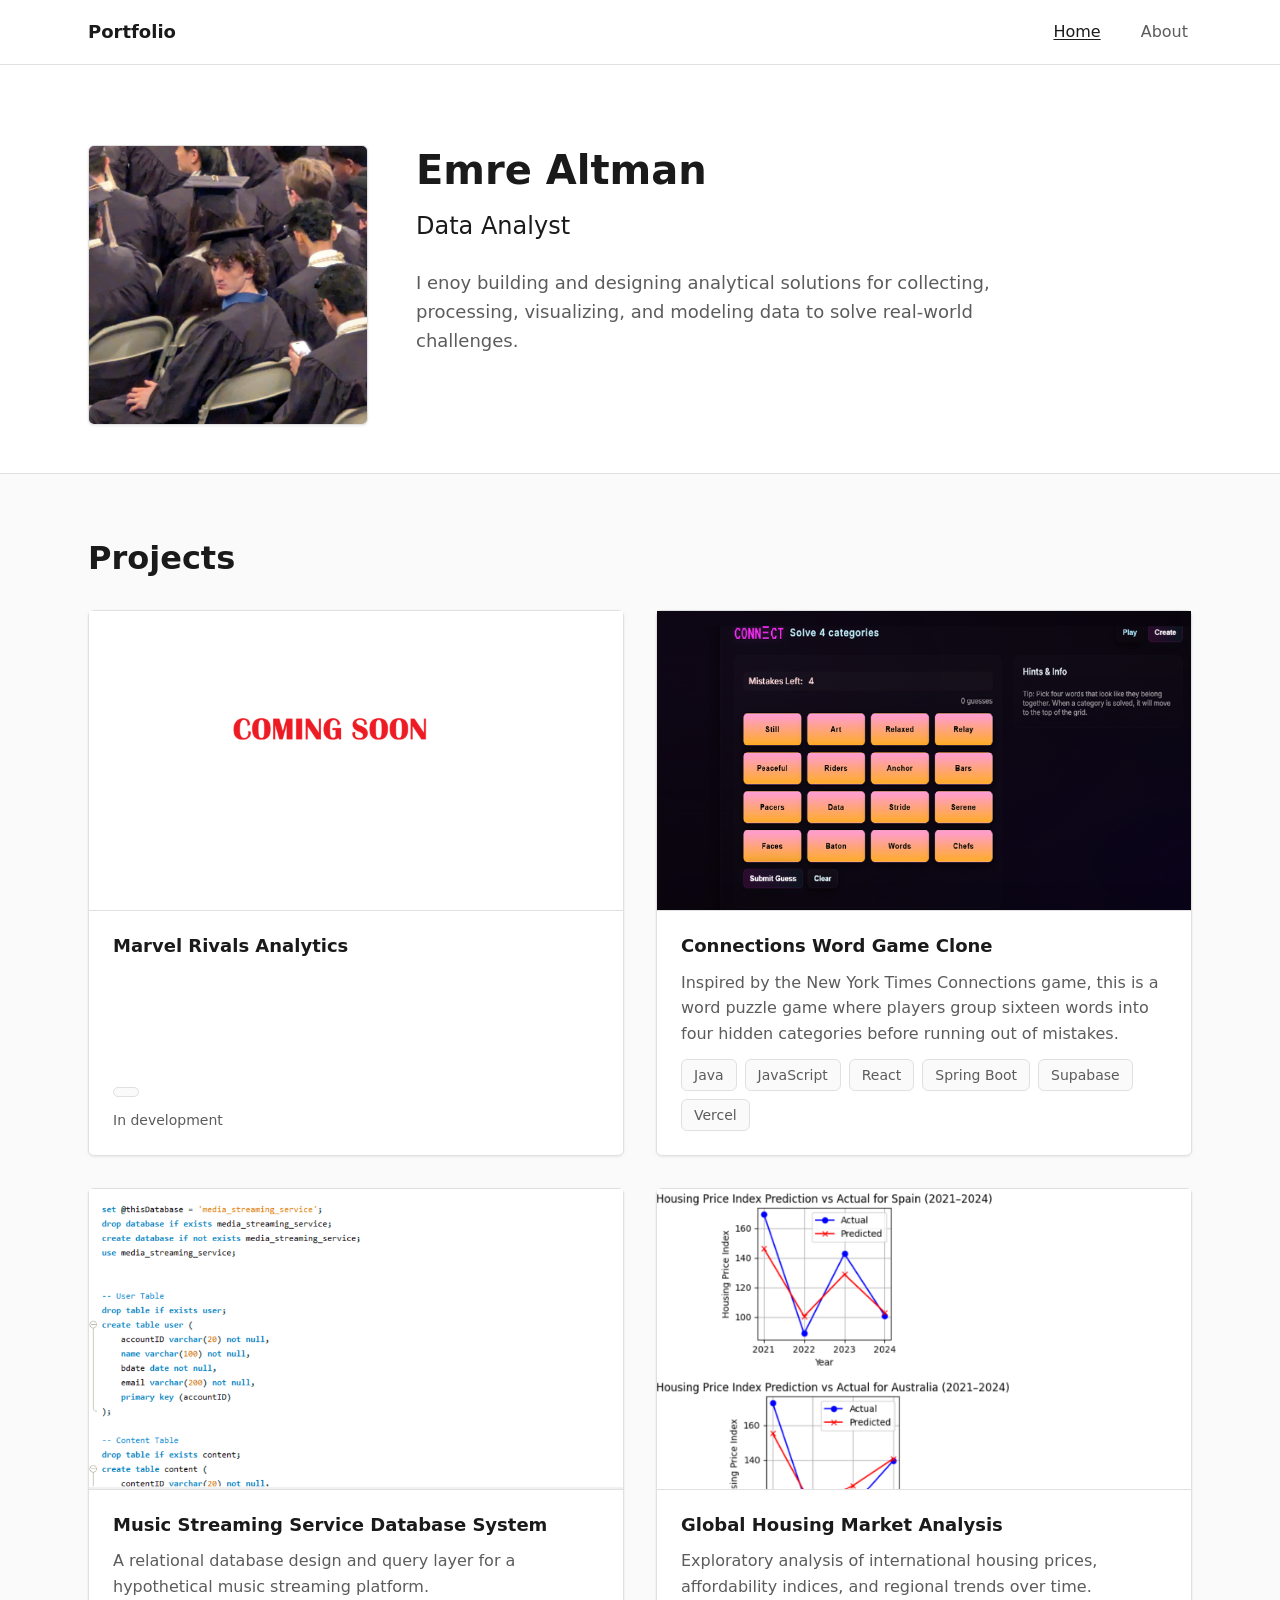
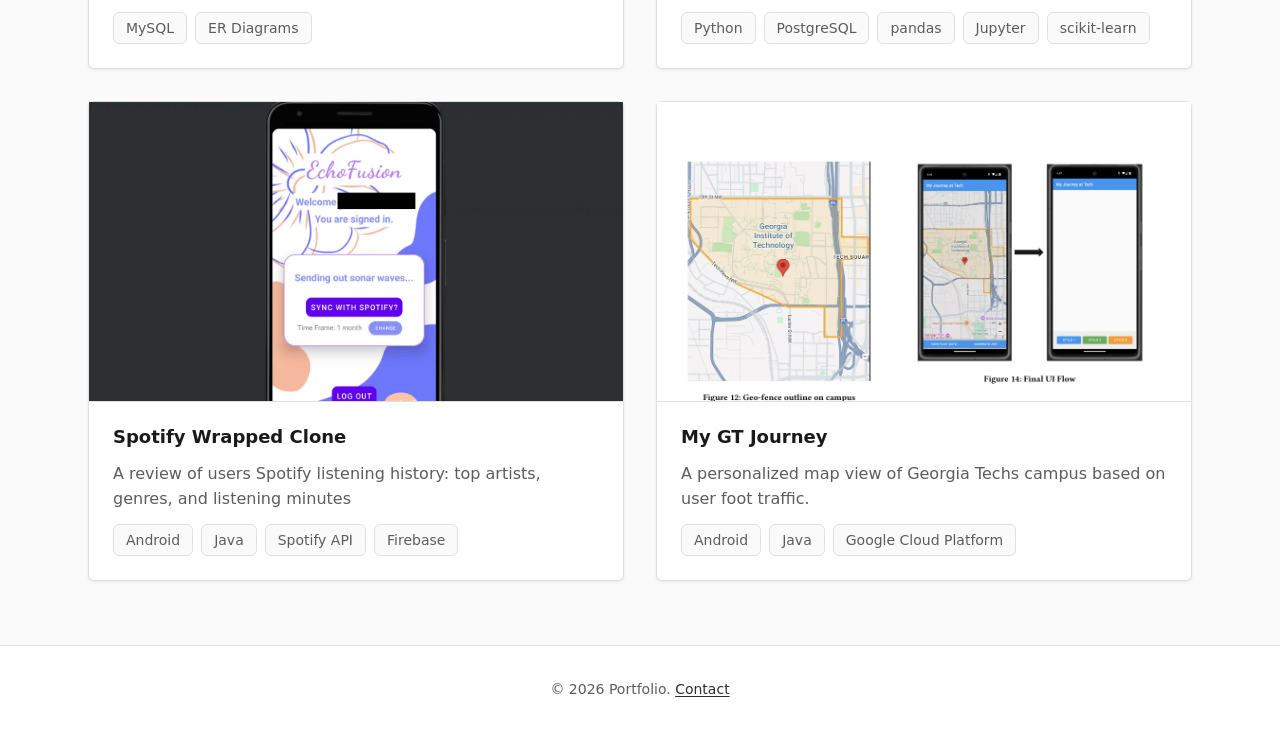
<file: index.html>
<!DOCTYPE html>
<html lang="en">
  <head>
    <meta charset="UTF-8" />
    <meta name="viewport" content="width=device-width, initial-scale=1.0" />
    <meta
      name="description"
      content="Software engineering portfolio showcasing projects and professional experience."
    />
    <title>Portfolio | Software Engineer</title>
    <link rel="stylesheet" href="css/styles.css" />
    <link rel="stylesheet" href="css/home.css" />
  </head>
  <body>
    <a class="skip-link" href="#main-content">Skip to main content</a>

    <header class="site-header">
      <nav class="site-nav" id="site-nav" aria-label="Main navigation"></nav>
    </header>

    <main id="main-content">
      <section class="hero" aria-labelledby="hero-heading">
        <div class="container profile-layout">
          <div class="profile-image-wrap">
            <img
              class="profile-image"
              src="assets/images/profile/grad.jpg"
              alt="Profile photo of Emre Altman"
              width="280"
              height="280"
            />
          </div>
          <div class="hero-content">
            <h1 id="hero-heading" class="hero-title">Emre Altman</h1>
            <p class="hero-role">Data Analyst</p>
            <p class="hero-intro">
              I enoy building and designing analytical solutions for
              collecting, processing, visualizing, and modeling data to solve real-world challenges.
            </p>
          </div>
        </div>
      </section>

      <section class="projects-section section" aria-labelledby="projects-heading">
        <div class="container">
          <h2 id="projects-heading" class="section-title">Projects</h2>
          <ul id="projects-grid" class="projects-grid"></ul>
        </div>
      </section>
    </main>

    <footer class="site-footer" id="site-footer"></footer>

    <script src="js/projects.js"></script>
    <script src="js/main.js"></script>
    <script src="js/home.js"></script>
  </body>
</html>
</file>
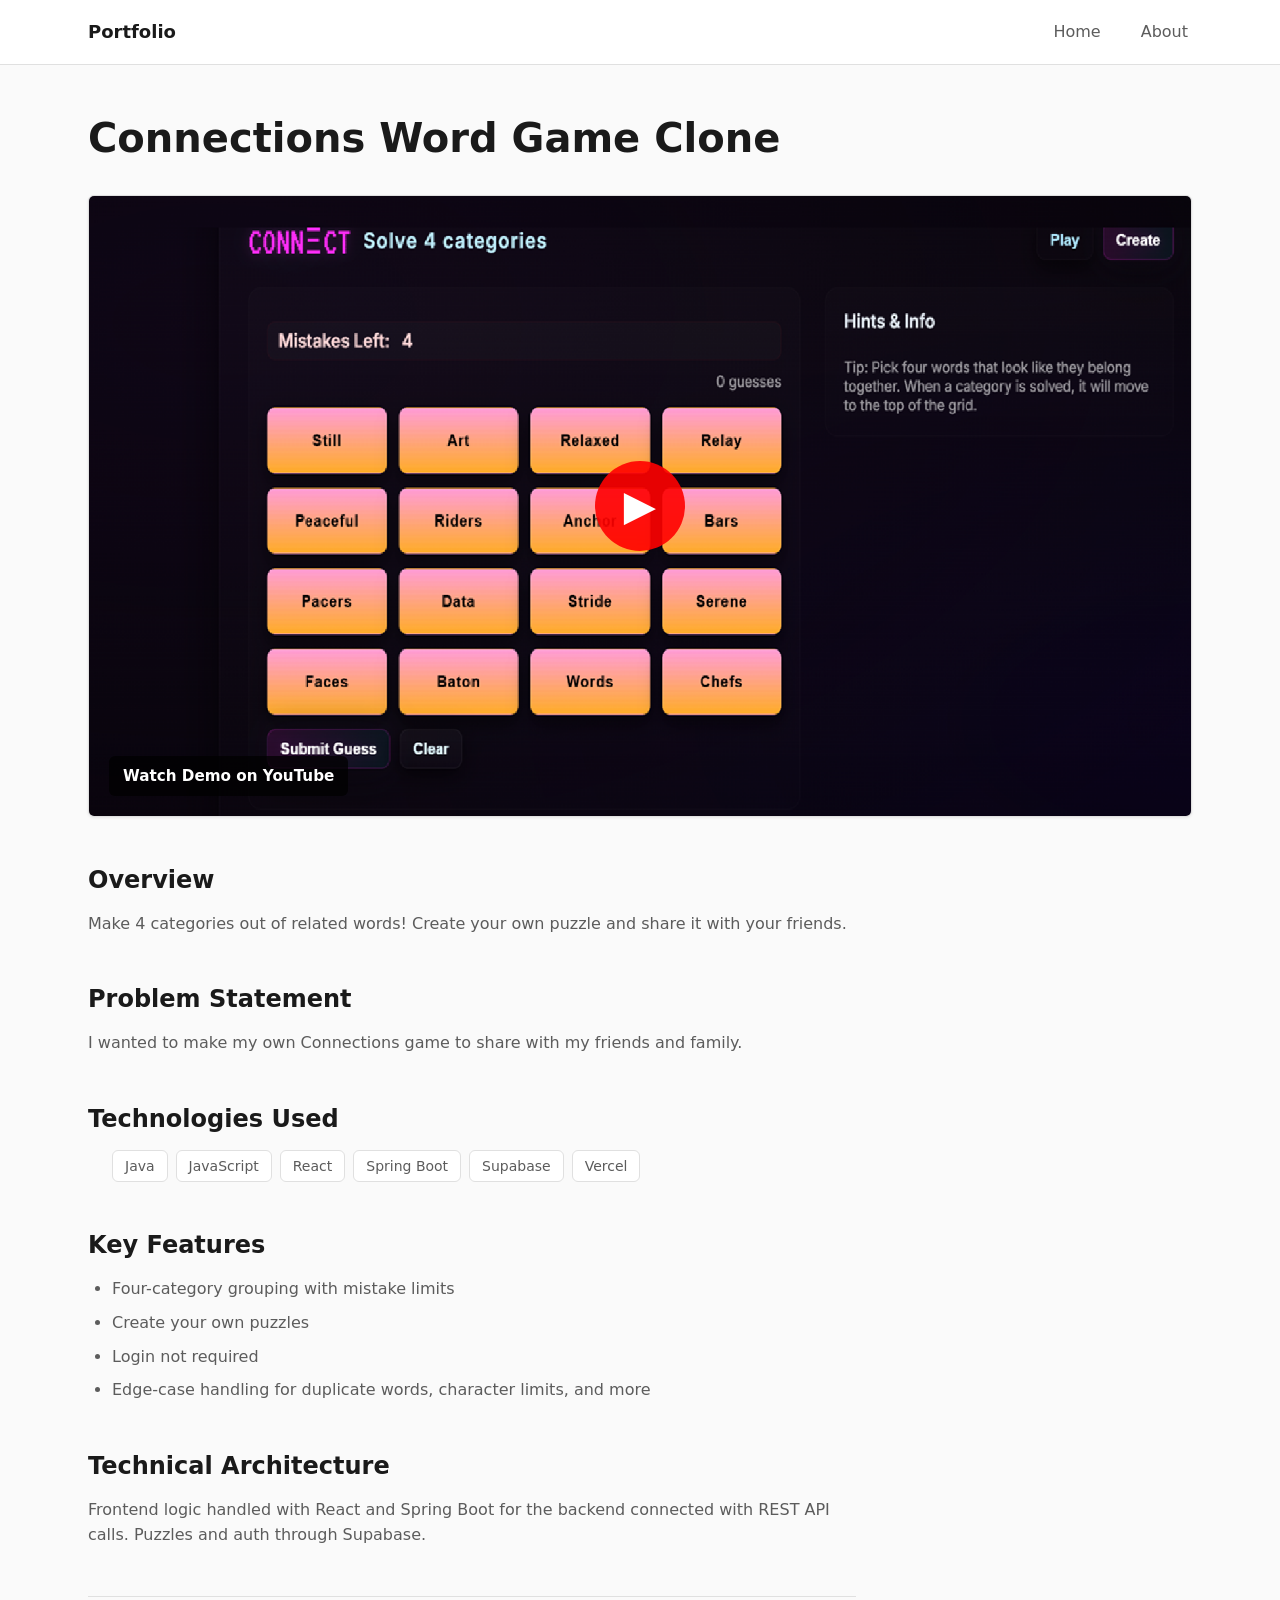
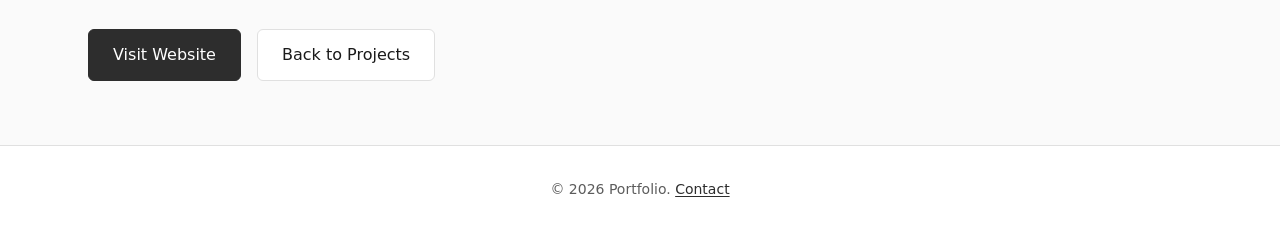
<file: projects/connections-word-game.html>
<!DOCTYPE html>
<html lang="en">
  <head>
    <meta charset="UTF-8" />
    <meta name="viewport" content="width=device-width, initial-scale=1.0" />
    <meta name="description" content="Connections Word Game Clone project." />
    <title>Project | Portfolio</title>
    <link rel="stylesheet" href="../css/styles.css" />
    <link rel="stylesheet" href="../css/project.css" />
  </head>
  <body data-project="connections-word-game">
    <a class="skip-link" href="#main-content">Skip to main content</a>
    <header class="site-header">
      <nav class="site-nav" id="site-nav" aria-label="Main navigation"></nav>
    </header>
    <main id="main-content" class="project-main container">
      <header class="project-header"><h1 id="project-title">Loading…</h1></header>
      <div id="project-media" class="project-media" aria-label="Project preview"></div>
      <section class="project-section" aria-labelledby="overview-heading">
        <h2 id="overview-heading">Overview</h2>
        <div id="project-overview"></div>
      </section>
      <section class="project-section" aria-labelledby="problem-heading">
        <h2 id="problem-heading">Problem Statement</h2>
        <div id="project-problem"></div>
      </section>
      <section class="project-section" aria-labelledby="tech-heading">
        <h2 id="tech-heading">Technologies Used</h2>
        <ul id="project-technologies" class="project-technologies"></ul>
      </section>
      <section class="project-section" aria-labelledby="features-heading">
        <h2 id="features-heading">Key Features</h2>
        <ul id="project-features"></ul>
      </section>
      <section class="project-section" aria-labelledby="architecture-heading">
        <h2 id="architecture-heading">Technical Architecture</h2>
        <div id="project-architecture"></div>
      </section>
      <div class="project-actions btn-group">
        <a id="demo-link" class="btn btn-primary" href="https://connections-jk4e.vercel.app/" target="_blank" rel="noopener noreferrer">Visit Website</a>
        <a class="btn btn-secondary" href="../index.html">Back to Projects</a>
      </div>
    </main>
    <footer class="site-footer" id="site-footer"></footer>
    <script src="../js/projects.js"></script>
    <script src="../js/main.js"></script>
    <script src="../js/project-detail.js"></script>
  </body>
</html>
</file>
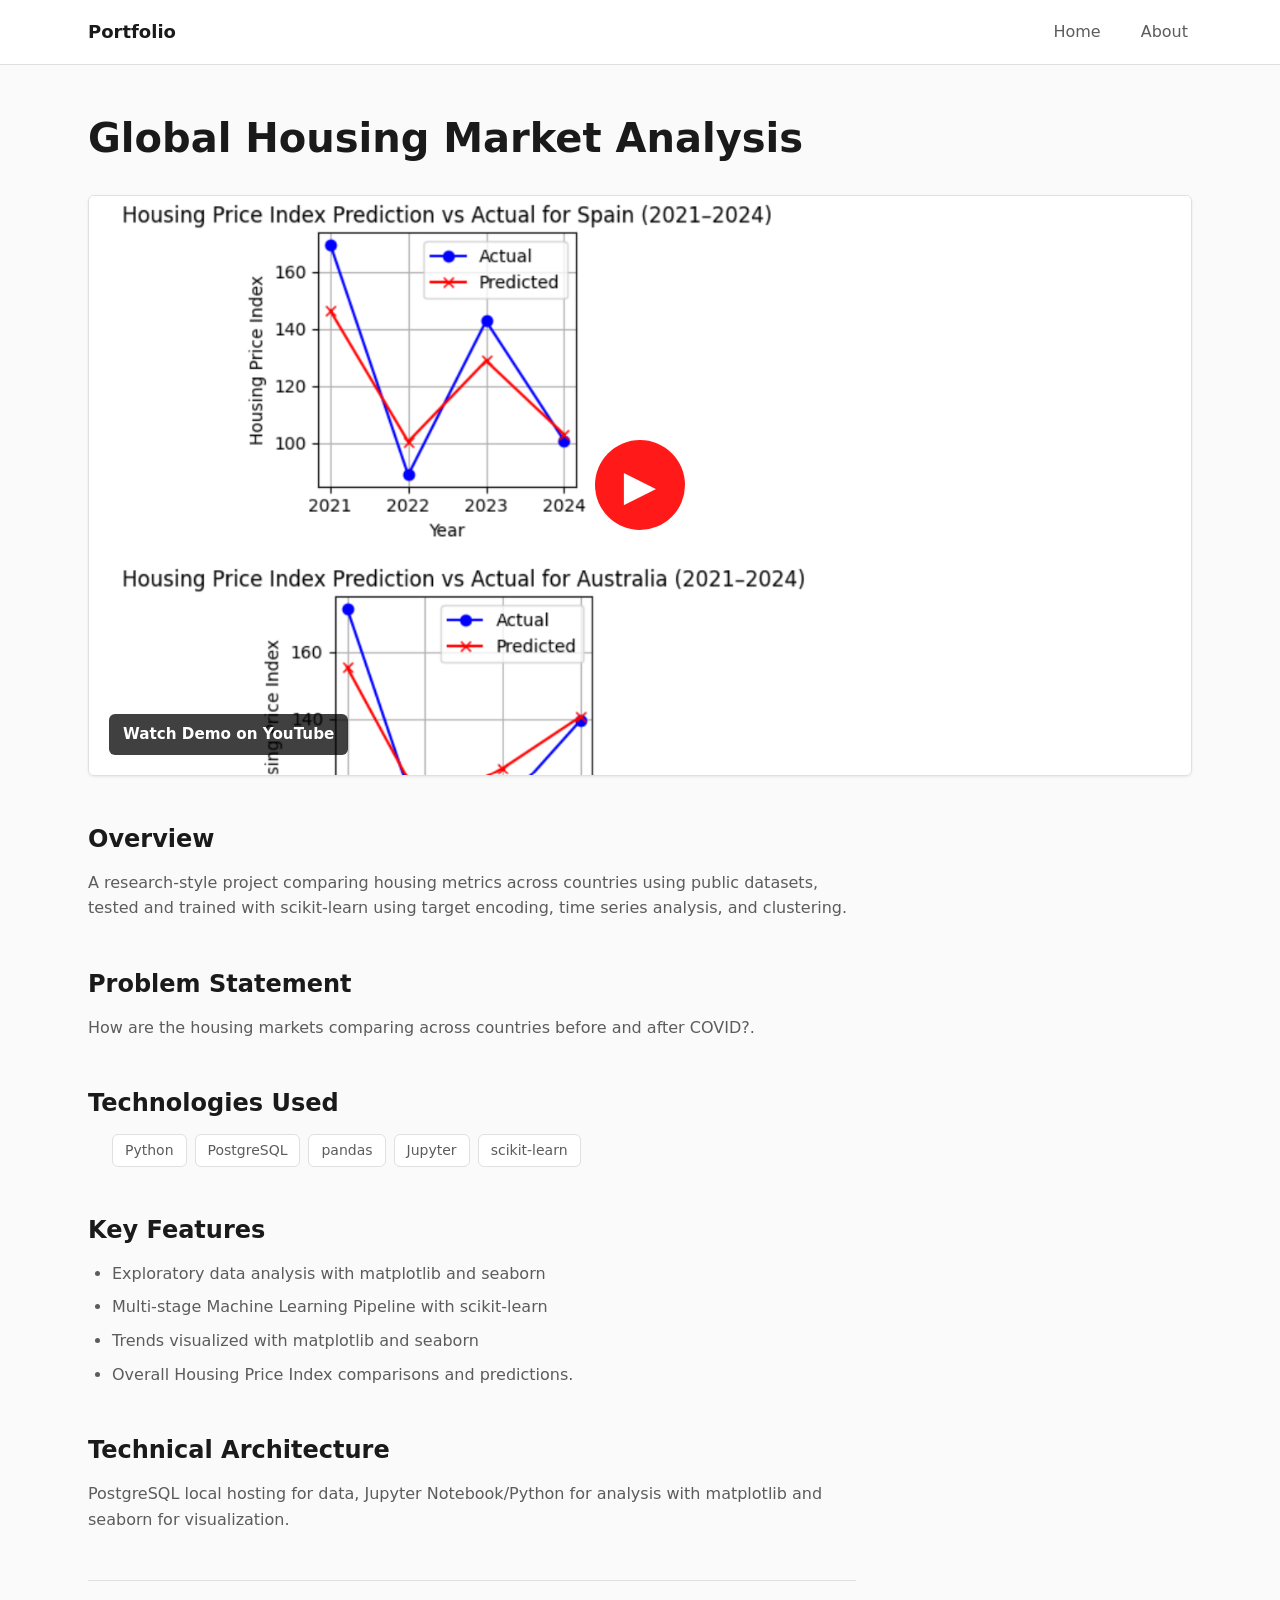
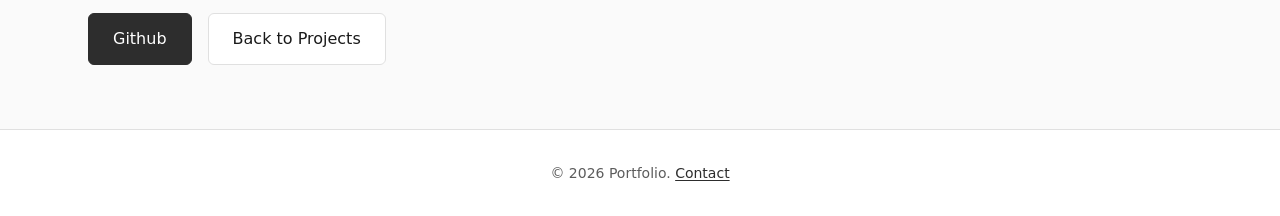
<file: projects/global-housing-market.html>
<!DOCTYPE html>
<html lang="en">
  <head>
    <meta charset="UTF-8" />
    <meta name="viewport" content="width=device-width, initial-scale=1.0" />
    <meta name="description" content="Global Housing Market Analysis project." />
    <title>Project | Portfolio</title>
    <link rel="stylesheet" href="../css/styles.css" />
    <link rel="stylesheet" href="../css/project.css" />
  </head>
  <body data-project="global-housing-market">
    <a class="skip-link" href="#main-content">Skip to main content</a>
    <header class="site-header">
      <nav class="site-nav" id="site-nav" aria-label="Main navigation"></nav>
    </header>
    <main id="main-content" class="project-main container">
      <header class="project-header"><h1 id="project-title">Loading…</h1></header>
      <div id="project-media" class="project-media" aria-label="Project preview"></div>
      <section class="project-section" aria-labelledby="overview-heading">
        <h2 id="overview-heading">Overview</h2>
        <div id="project-overview"></div>
      </section>
      <section class="project-section" aria-labelledby="problem-heading">
        <h2 id="problem-heading">Problem Statement</h2>
        <div id="project-problem"></div>
      </section>
      <section class="project-section" aria-labelledby="tech-heading">
        <h2 id="tech-heading">Technologies Used</h2>
        <ul id="project-technologies" class="project-technologies"></ul>
      </section>
      <section class="project-section" aria-labelledby="features-heading">
        <h2 id="features-heading">Key Features</h2>
        <ul id="project-features"></ul>
      </section>
      <section class="project-section" aria-labelledby="architecture-heading">
        <h2 id="architecture-heading">Technical Architecture</h2>
        <div id="project-architecture"></div>
      </section>
      <div class="project-actions btn-group">
        <a id="demo-link" class="btn btn-primary" href="https://github.com/emrealtcs/global_housing_market_analysis" target="_blank" rel="noopener noreferrer">Github</a>
        <a class="btn btn-secondary" href="../index.html">Back to Projects</a>
      </div>
    </main>
    <footer class="site-footer" id="site-footer"></footer>
    <script src="../js/projects.js"></script>
    <script src="../js/main.js"></script>
    <script src="../js/project-detail.js"></script>
  </body>
</html>
</file>
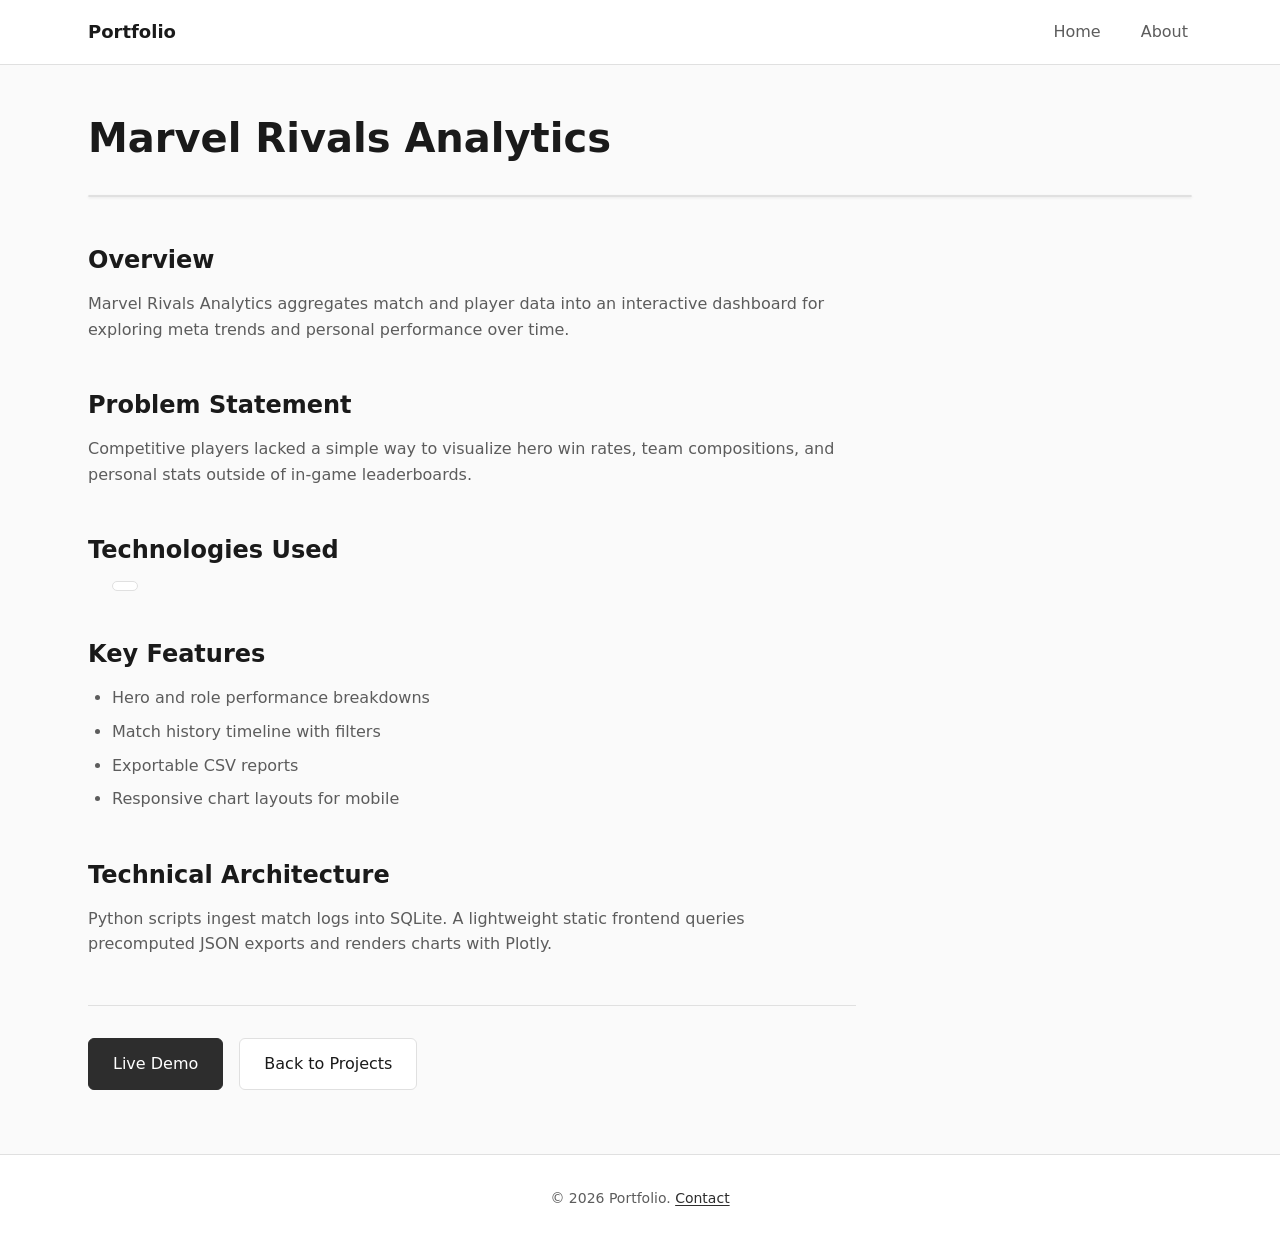
<file: projects/marvel-rivals-analytics.html>
<!DOCTYPE html>
<html lang="en">
  <head>
    <meta charset="UTF-8" />
    <meta name="viewport" content="width=device-width, initial-scale=1.0" />
    <meta name="description" content="Marvel Rivals Analytics project." />
    <title>Project | Portfolio</title>
    <link rel="stylesheet" href="../css/styles.css" />
    <link rel="stylesheet" href="../css/project.css" />
  </head>
  <body data-project="marvel-rivals-analytics">
    <a class="skip-link" href="#main-content">Skip to main content</a>
    <header class="site-header">
      <nav class="site-nav" id="site-nav" aria-label="Main navigation"></nav>
    </header>
    <main id="main-content" class="project-main container">
      <header class="project-header"><h1 id="project-title">Loading…</h1></header>
      <div id="project-media" class="project-media" aria-label="Project preview"></div>
      <section class="project-section" aria-labelledby="overview-heading">
        <h2 id="overview-heading">Overview</h2>
        <div id="project-overview"></div>
      </section>
      <section class="project-section" aria-labelledby="problem-heading">
        <h2 id="problem-heading">Problem Statement</h2>
        <div id="project-problem"></div>
      </section>
      <section class="project-section" aria-labelledby="tech-heading">
        <h2 id="tech-heading">Technologies Used</h2>
        <ul id="project-technologies" class="project-technologies"></ul>
      </section>
      <section class="project-section" aria-labelledby="features-heading">
        <h2 id="features-heading">Key Features</h2>
        <ul id="project-features"></ul>
      </section>
      <section class="project-section" aria-labelledby="architecture-heading">
        <h2 id="architecture-heading">Technical Architecture</h2>
        <div id="project-architecture"></div>
      </section>
      <div class="project-actions btn-group">
        <a id="demo-link" class="btn btn-primary" href="#" target="_blank" rel="noopener noreferrer">Live Demo</a>
        <a class="btn btn-secondary" href="../index.html">Back to Projects</a>
      </div>
    </main>
    <footer class="site-footer" id="site-footer"></footer>
    <script src="../js/projects.js"></script>
    <script src="../js/main.js"></script>
    <script src="../js/project-detail.js"></script>
  </body>
</html>
</file>
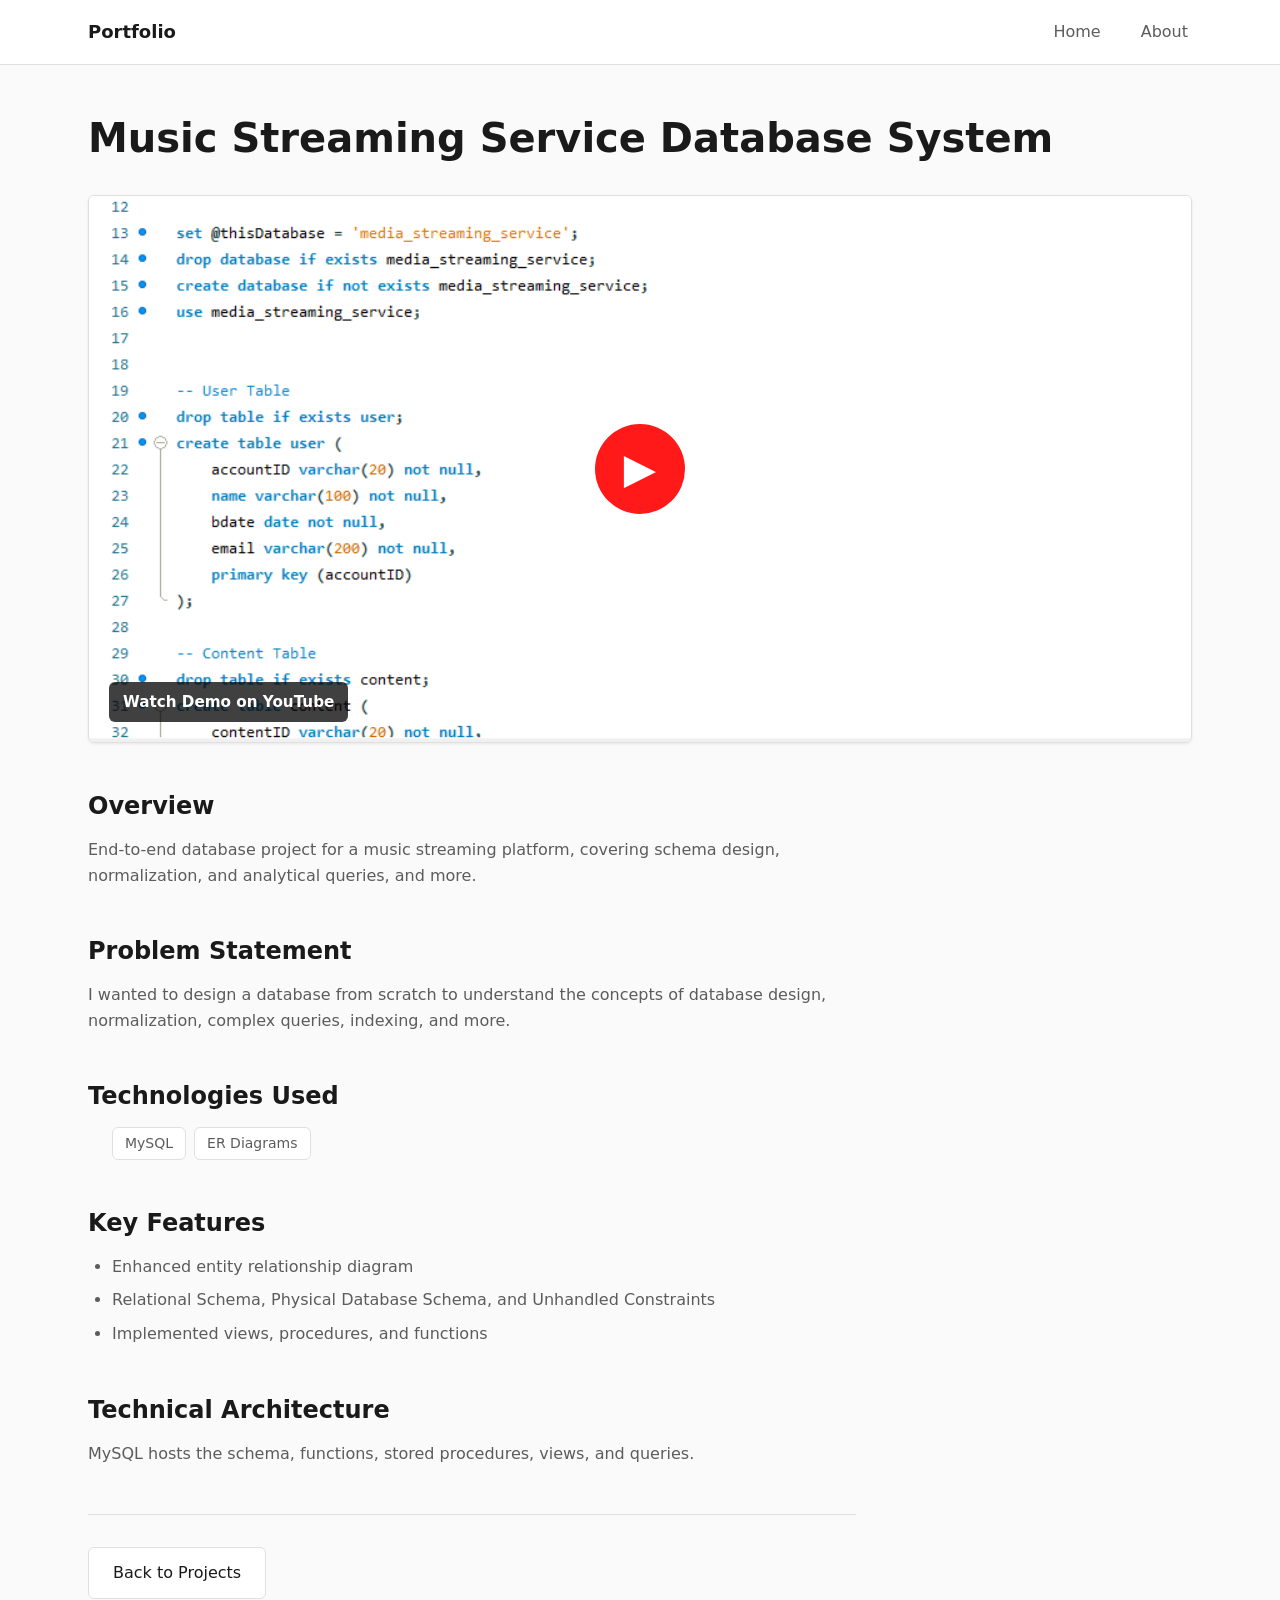
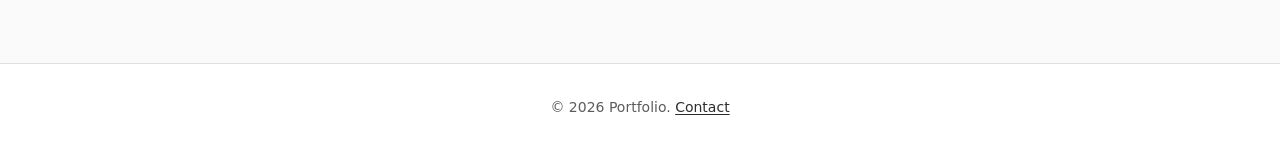
<file: projects/music-streaming-database.html>
<!DOCTYPE html>
<html lang="en">
  <head>
    <meta charset="UTF-8" />
    <meta name="viewport" content="width=device-width, initial-scale=1.0" />
    <meta name="description" content="Music Streaming Service Database System project." />
    <title>Project | Portfolio</title>
    <link rel="stylesheet" href="../css/styles.css" />
    <link rel="stylesheet" href="../css/project.css" />
  </head>
  <body data-project="music-streaming-database">
    <a class="skip-link" href="#main-content">Skip to main content</a>
    <header class="site-header">
      <nav class="site-nav" id="site-nav" aria-label="Main navigation"></nav>
    </header>
    <main id="main-content" class="project-main container">
      <header class="project-header"><h1 id="project-title">Loading…</h1></header>
      <div id="project-media" class="project-media" aria-label="Project preview"></div>
      <section class="project-section" aria-labelledby="overview-heading">
        <h2 id="overview-heading">Overview</h2>
        <div id="project-overview"></div>
      </section>
      <section class="project-section" aria-labelledby="problem-heading">
        <h2 id="problem-heading">Problem Statement</h2>
        <div id="project-problem"></div>
      </section>
      <section class="project-section" aria-labelledby="tech-heading">
        <h2 id="tech-heading">Technologies Used</h2>
        <ul id="project-technologies" class="project-technologies"></ul>
      </section>
      <section class="project-section" aria-labelledby="features-heading">
        <h2 id="features-heading">Key Features</h2>
        <ul id="project-features"></ul>
      </section>
      <section class="project-section" aria-labelledby="architecture-heading">
        <h2 id="architecture-heading">Technical Architecture</h2>
        <div id="project-architecture"></div>
      </section>
      <div class="project-actions btn-group">
        <a class="btn btn-secondary" href="../index.html">Back to Projects</a>
      </div>
    </main>
    <footer class="site-footer" id="site-footer"></footer>
    <script src="../js/projects.js"></script>
    <script src="../js/main.js"></script>
    <script src="../js/project-detail.js"></script>
  </body>
</html>
</file>
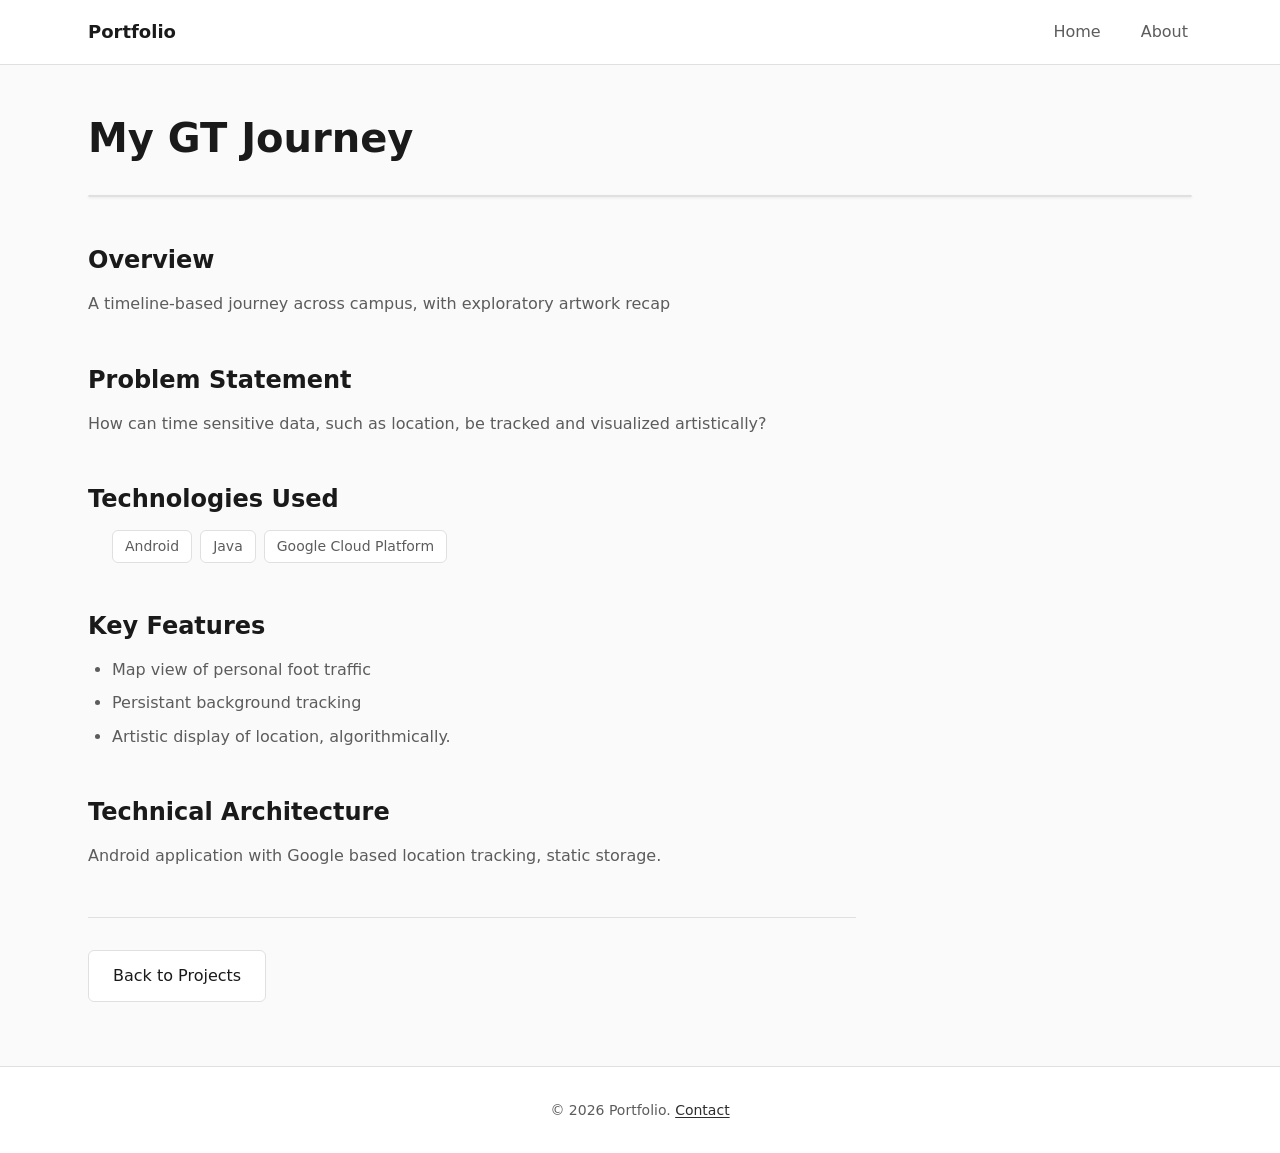
<file: projects/my-gt-journey.html>
<!DOCTYPE html>
<html lang="en">
  <head>
    <meta charset="UTF-8" />
    <meta name="viewport" content="width=device-width, initial-scale=1.0" />
    <meta name="description" content="My GT Journey project." />
    <title>Project | Portfolio</title>
    <link rel="stylesheet" href="../css/styles.css" />
    <link rel="stylesheet" href="../css/project.css" />
  </head>
  <body data-project="my-gt-journey">
    <a class="skip-link" href="#main-content">Skip to main content</a>
    <header class="site-header">
      <nav class="site-nav" id="site-nav" aria-label="Main navigation"></nav>
    </header>
    <main id="main-content" class="project-main container">
      <header class="project-header"><h1 id="project-title">Loading…</h1></header>
      <div id="project-media" class="project-media" aria-label="Project preview"></div>
      <section class="project-section" aria-labelledby="overview-heading">
        <h2 id="overview-heading">Overview</h2>
        <div id="project-overview"></div>
      </section>
      <section class="project-section" aria-labelledby="problem-heading">
        <h2 id="problem-heading">Problem Statement</h2>
        <div id="project-problem"></div>
      </section>
      <section class="project-section" aria-labelledby="tech-heading">
        <h2 id="tech-heading">Technologies Used</h2>
        <ul id="project-technologies" class="project-technologies"></ul>
      </section>
      <section class="project-section" aria-labelledby="features-heading">
        <h2 id="features-heading">Key Features</h2>
        <ul id="project-features"></ul>
      </section>
      <section class="project-section" aria-labelledby="architecture-heading">
        <h2 id="architecture-heading">Technical Architecture</h2>
        <div id="project-architecture"></div>
      </section>
      <div class="project-actions btn-group">
        <a class="btn btn-secondary" href="../index.html">Back to Projects</a>
      </div>
    </main>
    <footer class="site-footer" id="site-footer"></footer>
    <script src="../js/projects.js"></script>
    <script src="../js/main.js"></script>
    <script src="../js/project-detail.js"></script>
  </body>
</html>
</file>
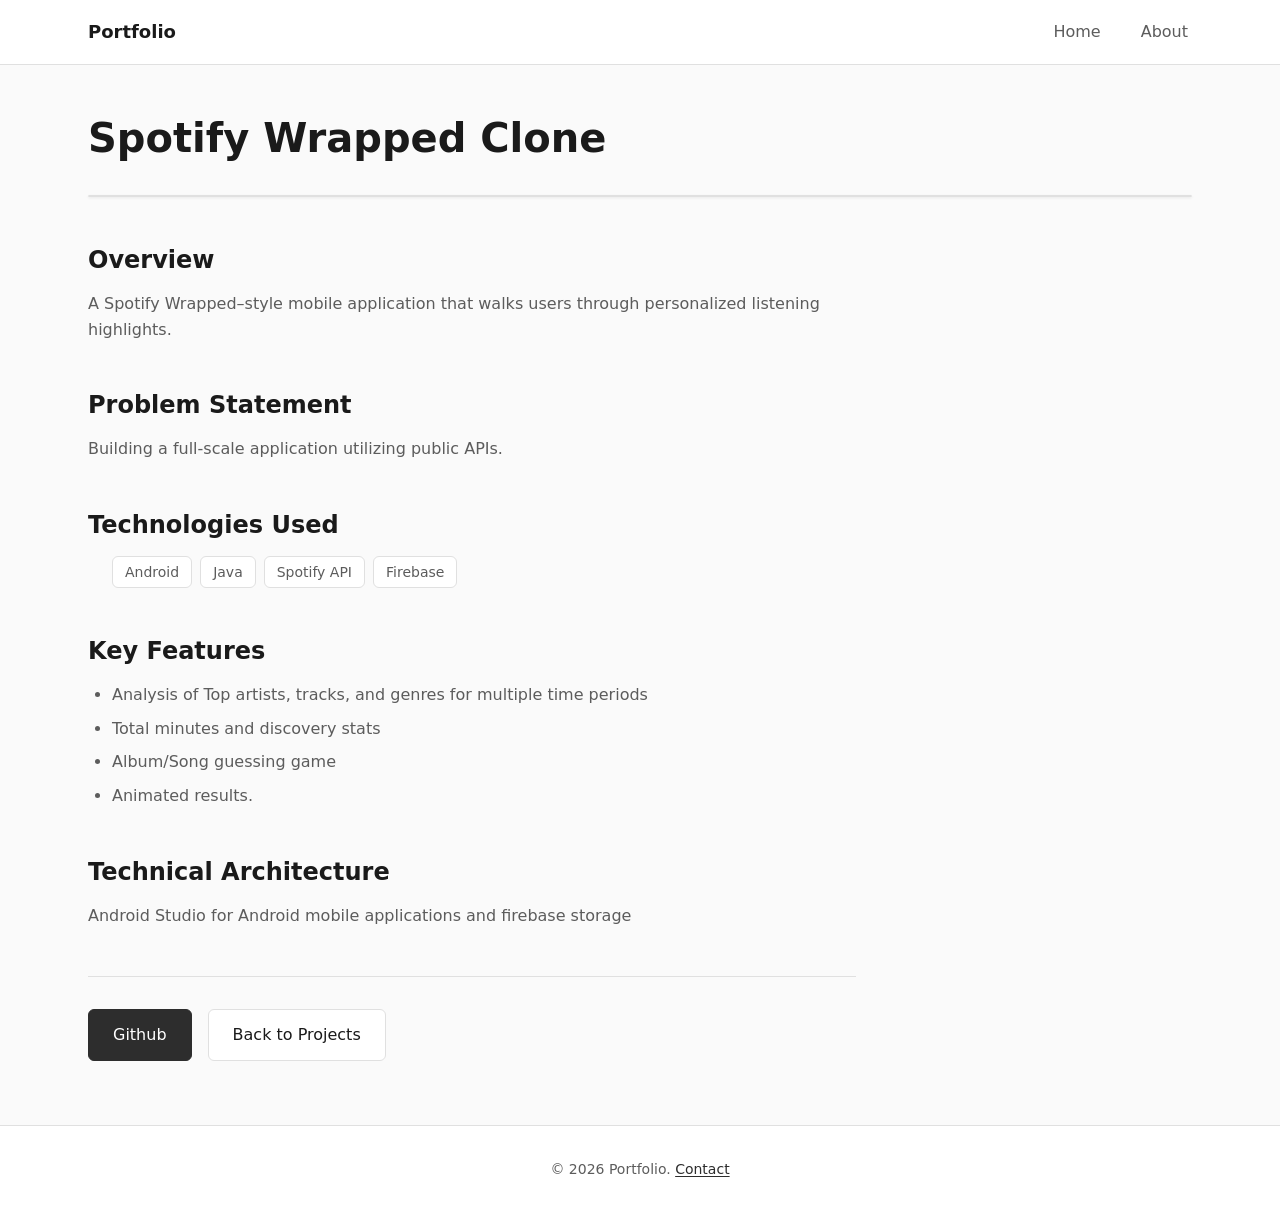
<file: projects/spotify-wrapped-clone.html>
<!DOCTYPE html>
<html lang="en">
  <head>
    <meta charset="UTF-8" />
    <meta name="viewport" content="width=device-width, initial-scale=1.0" />
    <meta name="description" content="Spotify Wrapped Clone project." />
    <title>Project | Portfolio</title>
    <link rel="stylesheet" href="../css/styles.css" />
    <link rel="stylesheet" href="../css/project.css" />
  </head>
  <body data-project="spotify-wrapped-clone">
    <a class="skip-link" href="#main-content">Skip to main content</a>
    <header class="site-header">
      <nav class="site-nav" id="site-nav" aria-label="Main navigation"></nav>
    </header>
    <main id="main-content" class="project-main container">
      <header class="project-header"><h1 id="project-title">Loading…</h1></header>
      <div id="project-media" class="project-media" aria-label="Project preview"></div>
      <section class="project-section" aria-labelledby="overview-heading">
        <h2 id="overview-heading">Overview</h2>
        <div id="project-overview"></div>
      </section>
      <section class="project-section" aria-labelledby="problem-heading">
        <h2 id="problem-heading">Problem Statement</h2>
        <div id="project-problem"></div>
      </section>
      <section class="project-section" aria-labelledby="tech-heading">
        <h2 id="tech-heading">Technologies Used</h2>
        <ul id="project-technologies" class="project-technologies"></ul>
      </section>
      <section class="project-section" aria-labelledby="features-heading">
        <h2 id="features-heading">Key Features</h2>
        <ul id="project-features"></ul>
      </section>
      <section class="project-section" aria-labelledby="architecture-heading">
        <h2 id="architecture-heading">Technical Architecture</h2>
        <div id="project-architecture"></div>
      </section>
      <div class="project-actions btn-group">
        <a id="demo-link" class="btn btn-primary" href="https://github.com/emrealtcs/Echo-Fusion-Spotify" target="_blank" rel="noopener noreferrer">Github</a>
        <a class="btn btn-secondary" href="../index.html">Back to Projects</a>
      </div>
    </main>
    <footer class="site-footer" id="site-footer"></footer>
    <script src="../js/projects.js"></script>
    <script src="../js/main.js"></script>
    <script src="../js/project-detail.js"></script>
  </body>
</html>
</file>
<file: css/styles.css>
/* ==========================================================================
   Global styles — variables, reset, typography, layout, components
   ========================================================================== */

:root {
  /* Colors */
  --color-bg: #fafafa;
  --color-surface: #ffffff;
  --color-text: #1a1a1a;
  --color-text-muted: #5c5c5c;
  --color-border: #e0e0e0;
  --color-accent: #2d2d2d;
  --color-accent-hover: #000000;
  --color-focus: #2563eb;

  /* Typography */
  --font-family: "Segoe UI", system-ui, -apple-system, BlinkMacSystemFont, Roboto,
    "Helvetica Neue", Arial, sans-serif;
  --font-size-sm: 0.875rem;
  --font-size-base: 1rem;
  --font-size-lg: 1.125rem;
  --font-size-xl: 1.5rem;
  --font-size-2xl: 2rem;
  --font-size-3xl: 2.5rem;
  --line-height: 1.6;
  --line-height-tight: 1.25;

  /* Spacing scale (4px base) */
  --space-1: 0.25rem;
  --space-2: 0.5rem;
  --space-3: 0.75rem;
  --space-4: 1rem;
  --space-5: 1.5rem;
  --space-6: 2rem;
  --space-8: 3rem;
  --space-10: 4rem;
  --space-12: 5rem;

  /* Layout */
  --max-width: 72rem;
  --nav-height: 4rem;
  --radius: 6px;
  --shadow-sm: 0 1px 3px rgba(0, 0, 0, 0.08);
  --shadow-md: 0 4px 12px rgba(0, 0, 0, 0.08);
  --transition: 0.2s ease;
}

/* Reset */
*,
*::before,
*::after {
  box-sizing: border-box;
}

html {
  scroll-behavior: smooth;
}

body {
  margin: 0;
  overflow-x: hidden;
  font-family: var(--font-family);
  font-size: var(--font-size-base);
  line-height: var(--line-height);
  color: var(--color-text);
  background-color: var(--color-bg);
  min-height: 100vh;
  display: flex;
  flex-direction: column;
}

img,
video {
  max-width: 100%;
  height: auto;
  display: block;
}

a {
  color: var(--color-accent);
  text-decoration: underline;
  text-underline-offset: 2px;
}

a:hover {
  color: var(--color-accent-hover);
}

/* Focus states for keyboard users */
:focus-visible {
  outline: 2px solid var(--color-focus);
  outline-offset: 2px;
}

/* Skip link */
.skip-link {
  position: absolute;
  top: -100%;
  left: var(--space-4);
  padding: var(--space-2) var(--space-4);
  background: var(--color-surface);
  border: 1px solid var(--color-border);
  z-index: 1000;
}

.skip-link:focus {
  top: var(--space-4);
}

/* Layout */
.container {
  width: 100%;
  max-width: var(--max-width);
  margin-inline: auto;
  padding-inline: var(--space-5);
}

main {
  flex: 1;
}

/* Typography */
h1,
h2,
h3,
h4 {
  line-height: var(--line-height-tight);
  font-weight: 600;
  margin-top: 0;
}

h1 {
  font-size: var(--font-size-3xl);
}

h2 {
  font-size: var(--font-size-2xl);
  margin-bottom: var(--space-5);
}

h3 {
  font-size: var(--font-size-xl);
}

p {
  margin-top: 0;
  margin-bottom: var(--space-4);
  color: var(--color-text-muted);
}

.section {
  padding-block: var(--space-10);
}

.section-title {
  color: var(--color-text);
  margin-bottom: var(--space-6);
}

/* Navigation */
.site-header {
  position: sticky;
  top: 0;
  z-index: 100;
  background: var(--color-surface);
  border-bottom: 1px solid var(--color-border);
}

.site-nav {
  display: flex;
  align-items: center;
  justify-content: space-between;
  max-width: var(--max-width);
  margin-inline: auto;
  padding: var(--space-4) var(--space-5);
  min-height: var(--nav-height);
}

.nav-brand {
  font-weight: 600;
  font-size: var(--font-size-lg);
  color: var(--color-text);
  text-decoration: none;
}

.nav-brand:hover {
  color: var(--color-accent-hover);
}

.nav-menu {
  display: flex;
  gap: var(--space-6);
  list-style: none;
  margin: 0;
  padding: 0;
}

.nav-menu a {
  color: var(--color-text-muted);
  text-decoration: none;
  font-weight: 500;
  padding: var(--space-2) var(--space-1);
}

.nav-menu a:hover,
.nav-menu a[aria-current="page"] {
  color: var(--color-text);
}

.nav-menu a[aria-current="page"] {
  text-decoration: underline;
}

.nav-toggle {
  display: none;
  flex-direction: column;
  gap: 5px;
  background: none;
  border: none;
  cursor: pointer;
  padding: var(--space-2);
}

.nav-toggle-bar {
  display: block;
  width: 24px;
  height: 2px;
  background: var(--color-text);
}

/* Footer */
.site-footer {
  border-top: 1px solid var(--color-border);
  background: var(--color-surface);
  padding: var(--space-6) var(--space-5);
  text-align: center;
}

.site-footer p {
  margin: 0;
  font-size: var(--font-size-sm);
  color: var(--color-text-muted);
}

/* Buttons */
.btn {
  display: inline-block;
  padding: var(--space-3) var(--space-5);
  font-size: var(--font-size-base);
  font-weight: 500;
  font-family: inherit;
  text-decoration: none;
  border-radius: var(--radius);
  border: 1px solid transparent;
  cursor: pointer;
  transition: background-color var(--transition), color var(--transition),
    border-color var(--transition);
}

.btn-primary {
  background: var(--color-accent);
  color: var(--color-surface);
  border-color: var(--color-accent);
}

.btn-primary:hover {
  background: var(--color-accent-hover);
  border-color: var(--color-accent-hover);
  color: var(--color-surface);
}

.btn-secondary {
  background: var(--color-surface);
  color: var(--color-text);
  border-color: var(--color-border);
}

.btn-secondary:hover {
  border-color: var(--color-text-muted);
  color: var(--color-text);
}

.btn-group {
  display: flex;
  flex-wrap: wrap;
  gap: var(--space-4);
  margin-top: var(--space-6);
}

/* Tags */
.tag-list {
  display: flex;
  flex-wrap: wrap;
  gap: var(--space-2);
  list-style: none;
  margin: 0;
  padding: 0;
}

.tag {
  font-size: var(--font-size-sm);
  color: var(--color-text-muted);
  background: var(--color-bg);
  border: 1px solid var(--color-border);
  padding: var(--space-1) var(--space-3);
  border-radius: var(--radius);
}

/* Profile image layout (home + about) */
.profile-layout {
  display: grid;
  grid-template-columns: 280px 1fr;
  gap: var(--space-8);
  align-items: start;
}

.profile-image-wrap {
  border: 1px solid var(--color-border);
  border-radius: var(--radius);
  overflow: hidden;
  background: var(--color-bg);
  box-shadow: var(--shadow-sm);
}

.profile-image {
  width: 100%;
  aspect-ratio: 1;
  object-fit: cover;
}

/* Mobile navigation */
@media (max-width: 768px) {
  .nav-toggle {
    display: flex;
  }

  .nav-menu {
    display: none;
    position: absolute;
    top: 100%;
    left: 0;
    right: 0;
    flex-direction: column;
    background: var(--color-surface);
    border-bottom: 1px solid var(--color-border);
    padding: var(--space-4) var(--space-5);
    gap: var(--space-2);
  }

  .nav-menu.is-open {
    display: flex;
  }

  .site-nav {
    position: relative;
    flex-wrap: wrap;
  }

  h1 {
    font-size: var(--font-size-2xl);
  }

  .profile-layout {
    grid-template-columns: 1fr;
    max-width: 280px;
    margin-inline: auto;
    text-align: center;
  }

  .profile-layout .hero-intro,
  .profile-layout .about-intro {
    text-align: center;
  }
}

@media (prefers-reduced-motion: reduce) {
  html {
    scroll-behavior: auto;
  }

  *,
  *::before,
  *::after {
    transition-duration: 0.01ms !important;
  }
}
</file>
<file: css/home.css>
/* ==========================================================================
   Homepage — hero and project grid
   ========================================================================== */

.hero {
  padding-block: var(--space-12) var(--space-8);
  background: var(--color-surface);
  border-bottom: 1px solid var(--color-border);
}

.hero-title {
  font-size: var(--font-size-3xl);
  color: var(--color-text);
  margin-bottom: var(--space-3);
}

.hero-role {
  font-size: var(--font-size-xl);
  color: var(--color-text);
  font-weight: 500;
  margin-bottom: var(--space-5);
}

.hero-intro {
  font-size: var(--font-size-lg);
  max-width: 36rem;
  margin-inline: auto;
}

@media (min-width: 769px) {
  .hero-intro {
    margin-inline: 0;
  }
}

/* Projects grid */
.projects-section {
  padding-block: var(--space-10);
}

.projects-grid {
  display: grid;
  grid-template-columns: repeat(2, 1fr);
  gap: var(--space-6);
  list-style: none;
  margin: 0;
  padding: 0;
}

/* Project cards */
.project-card {
  background: var(--color-surface);
  border: 1px solid var(--color-border);
  border-radius: var(--radius);
  box-shadow: var(--shadow-sm);
  height: 100%;
  transition: box-shadow var(--transition), border-color var(--transition);
}

.project-card:not(.project-card--in-development):hover {
  box-shadow: var(--shadow-md);
  border-color: #c8c8c8;
}

.project-card-link,
.project-card-content {
  display: flex;
  flex-direction: column;
  height: 100%;
  text-decoration: none;
  color: inherit;
}

.project-card--in-development {
  cursor: default;
}

.project-card-status {
  margin: 0;
  font-size: var(--font-size-sm);
  font-weight: 500;
  color: var(--color-text-muted);
}

.project-card-link:focus-visible {
  border-radius: var(--radius);
}

.project-card-image {
  aspect-ratio: 16 / 9;
  overflow: hidden;
  border-bottom: 1px solid var(--color-border);
  background: var(--color-bg);
}

.project-card-image img {
  width: 100%;
  height: 100%;
  object-fit: cover;
}

.project-card-body {
  display: flex;
  flex-direction: column;
  flex: 1;
  padding: var(--space-5);
  gap: var(--space-3);
}

.project-card-title {
  font-size: var(--font-size-lg);
  color: var(--color-text);
  margin: 0;
}

.project-card-desc {
  flex: 1;
  margin: 0;
  font-size: var(--font-size-base);
  color: var(--color-text-muted);
}

/* Tablet: 2 columns (same as desktop in spec) */
@media (max-width: 768px) {
  .hero {
    padding-block: var(--space-10) var(--space-6);
  }

  .hero-title {
    font-size: var(--font-size-2xl);
  }
}

/* Mobile: 1 column */
@media (max-width: 600px) {
  .projects-grid {
    grid-template-columns: 1fr;
  }
}
</file>
<file: css/project.css>
/* ==========================================================================
   Project detail pages
   ========================================================================== */

.project-main {
  padding-block: var(--space-8) var(--space-10);
}

.project-header {
  margin-bottom: var(--space-6);
}

.project-header h1 {
  margin-bottom: var(--space-4);
}

.project-media {
  margin-bottom: var(--space-8);
  border: 1px solid var(--color-border);
  border-radius: var(--radius);
  overflow: hidden;
  background: var(--color-bg);
  box-shadow: var(--shadow-sm);
}

.project-hero-image,
.project-hero-video {
  width: 100%;
  display: block;
}

.project-hero-video {
  aspect-ratio: 16 / 9;
  background: #000;
}

.project-section {
  margin-bottom: var(--space-8);
  max-width: 48rem;
}

.project-section h2 {
  font-size: var(--font-size-xl);
  margin-bottom: var(--space-4);
  color: var(--color-text);
}

.project-section p {
  color: var(--color-text-muted);
}

.project-section ul {
  margin: 0;
  padding-left: var(--space-5);
  color: var(--color-text-muted);
}

.project-section li {
  margin-bottom: var(--space-2);
}

.project-technologies {
  display: flex;
  flex-wrap: wrap;
  gap: var(--space-2);
  list-style: none;
  padding: 0;
  margin: 0;
}

.project-technologies li {
  margin: 0;
  font-size: var(--font-size-sm);
  color: var(--color-text-muted);
  background: var(--color-surface);
  border: 1px solid var(--color-border);
  padding: var(--space-1) var(--space-3);
  border-radius: var(--radius);
}

.project-actions {
  padding-top: var(--space-6);
  border-top: 1px solid var(--color-border);
  max-width: 48rem;
}

@media (max-width: 768px) {
  .project-main {
    padding-block: var(--space-6) var(--space-8);
  }
}

.project-video-wrapper {
  width: 100%;
  aspect-ratio: 16 / 9;
  overflow: hidden;
  border-radius: 12px;
}

.project-hero-video {
  width: 100%;
  height: 100%;
  border: 0;
  display: block;
}

.project-video-link {
  position: relative;
  display: block;
  text-decoration: none;
}

.play-button-overlay {
  position: absolute;
  top: 50%;
  left: 50%;
  transform: translate(-50%, -50%);

  width: 90px;
  height: 90px;

  display: flex;
  align-items: center;
  justify-content: center;

  font-size: 42px;
  color: white;

  background: rgba(255, 0, 0, 0.9);
  border-radius: 50%;

  pointer-events: none;

  transition: transform 0.2s ease;
}

.video-label {
  position: absolute;
  bottom: 20px;
  left: 20px;

  background: rgba(0, 0, 0, 0.75);
  color: white;

  padding: 8px 14px;
  border-radius: 6px;

  font-size: 0.95rem;
  font-weight: 600;

  pointer-events: none;
}

.project-video-link:hover .play-button-overlay {
  transform: translate(-50%, -50%) scale(1.1);
}
</file>
